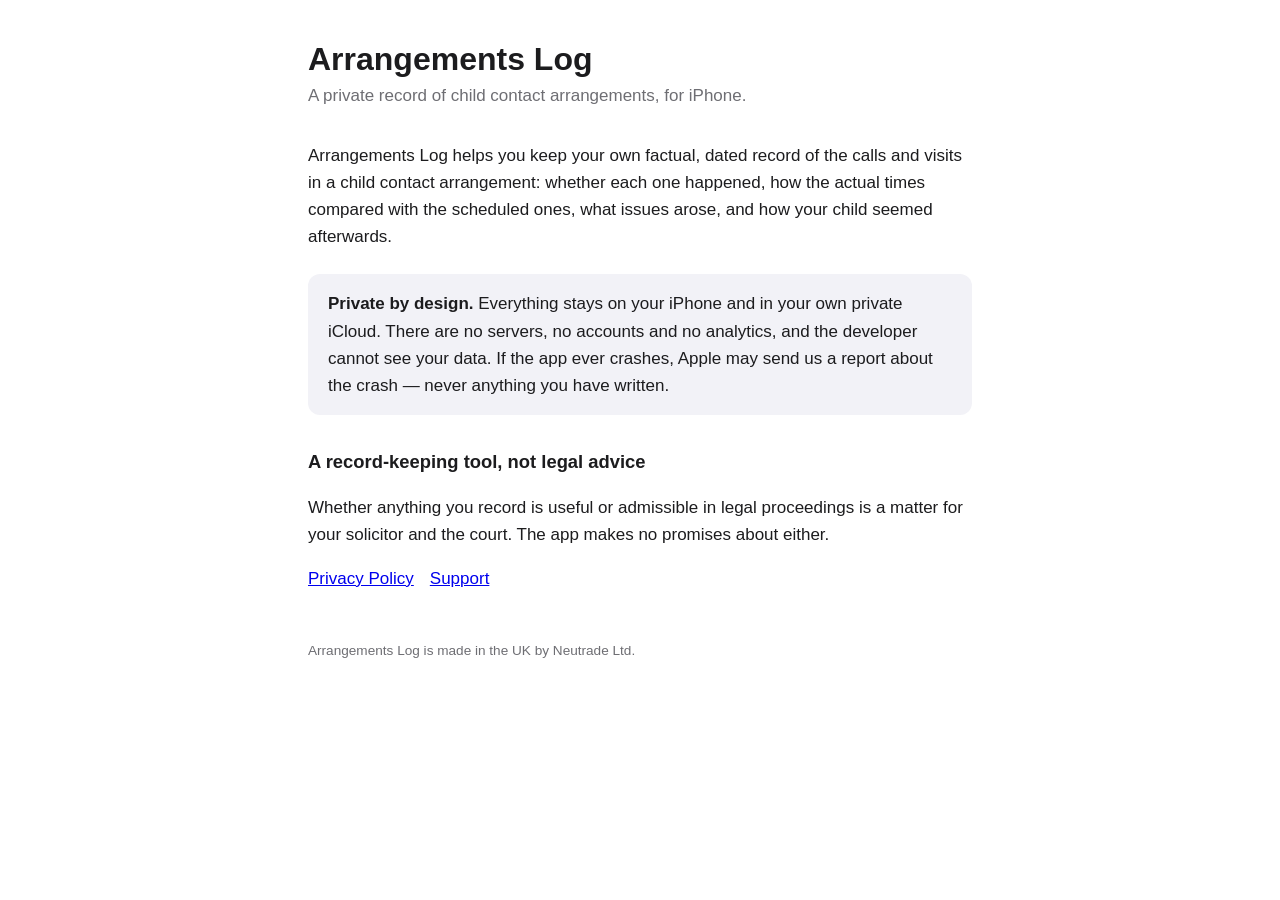
<file: index.html>
<!doctype html>
<html lang="en-GB">
<meta charset="utf-8">
<meta name="viewport" content="width=device-width, initial-scale=1">
<title>Arrangements Log</title>
<link rel="stylesheet" href="style.css">
<h1>Arrangements Log</h1>
<p class="sub">A private record of child contact arrangements, for iPhone.</p>

<p>Arrangements Log helps you keep your own factual, dated record of the calls and
visits in a child contact arrangement: whether each one happened, how the actual
times compared with the scheduled ones, what issues arose, and how your child
seemed afterwards.</p>

<div class="card">
  <strong>Private by design.</strong> Everything stays on your iPhone and in your
  own private iCloud. There are no servers, no accounts and no analytics, and the
  developer cannot see your data. If the app ever crashes, Apple may send us a
  report about the crash &mdash; never anything you have written.
</div>

<h2>A record-keeping tool, not legal advice</h2>
<p>Whether anything you record is useful or admissible in legal proceedings is a
matter for your solicitor and the court. The app makes no promises about either.</p>

<nav><a href="privacy.html">Privacy Policy</a><a href="support.html">Support</a></nav>
<footer>Arrangements Log is made in the UK by Neutrade Ltd.</footer>
</file>
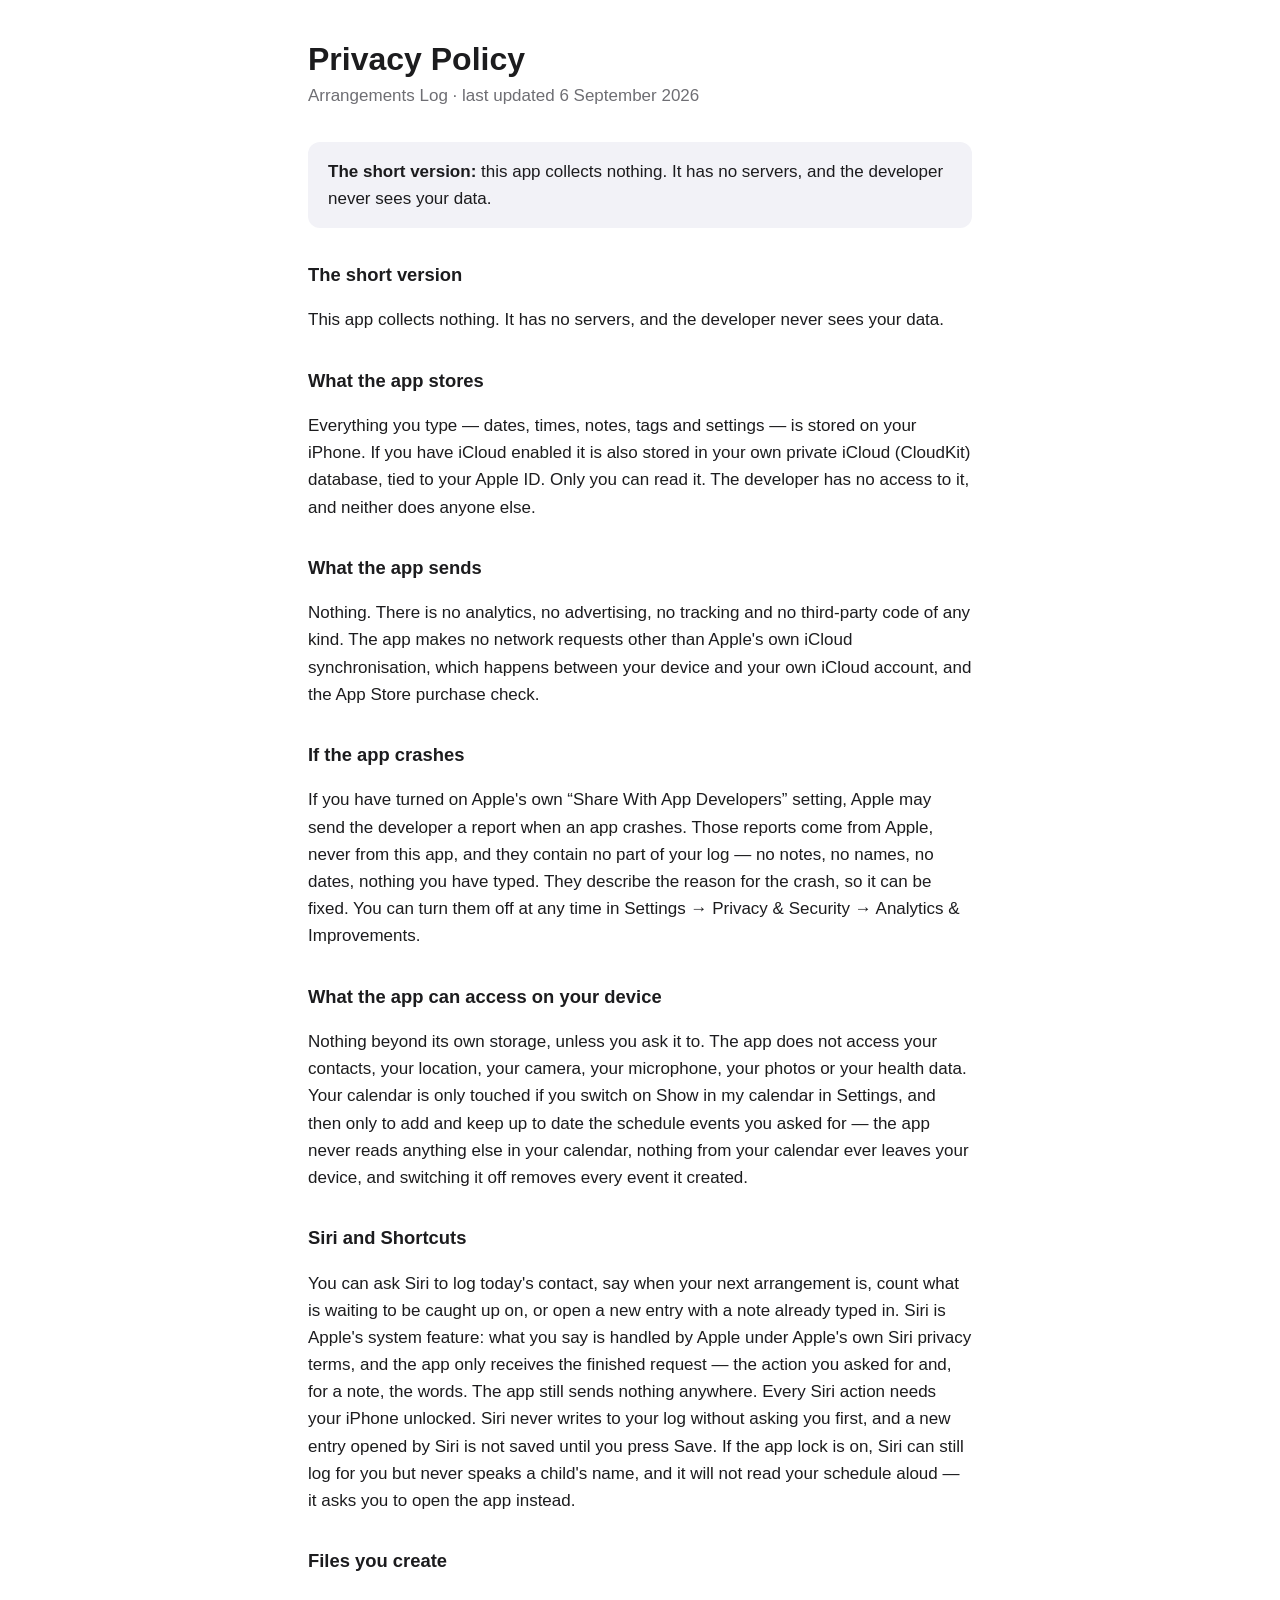
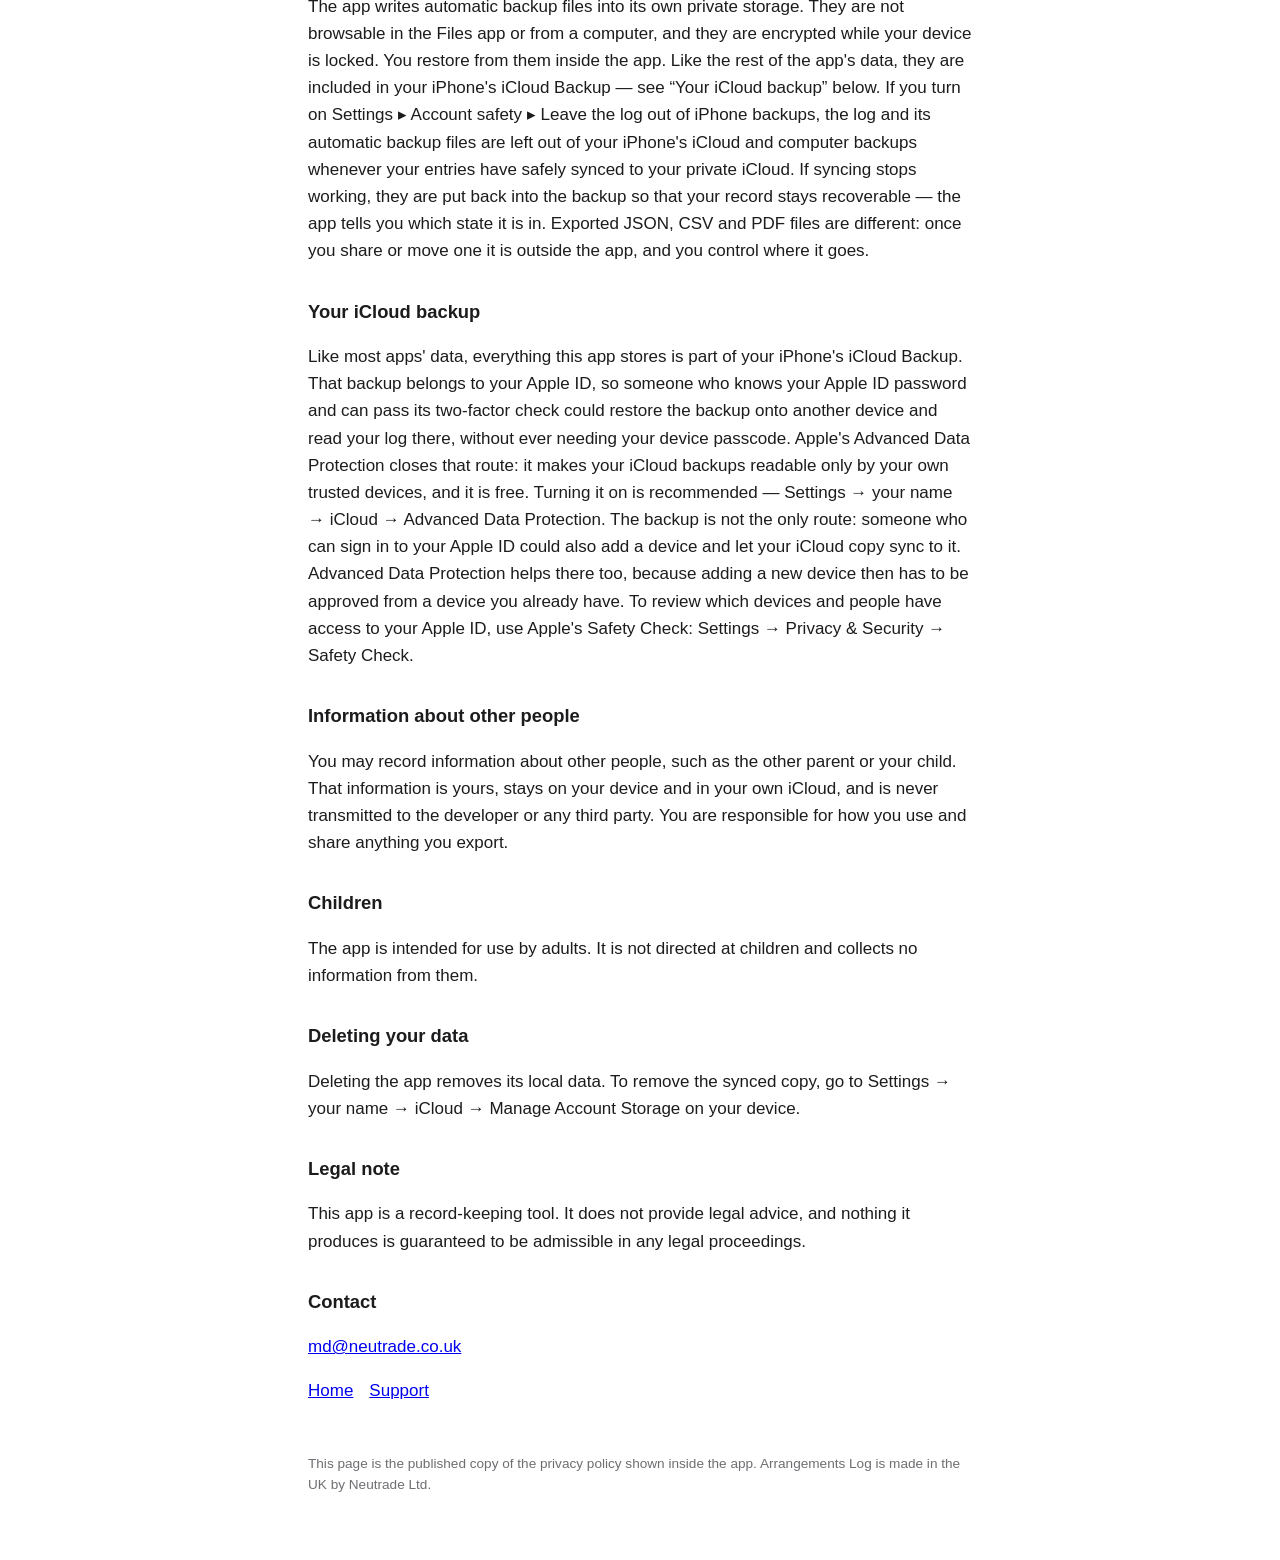
<file: privacy.html>
<!doctype html>
<html lang="en-GB">
<meta charset="utf-8">
<meta name="viewport" content="width=device-width, initial-scale=1">
<title>Privacy Policy — Arrangements Log</title>
<link rel="stylesheet" href="style.css">
<h1>Privacy Policy</h1>
<p class="sub">Arrangements Log · last updated 6 September 2026</p>

<div class="card">
  <strong>The short version:</strong> this app collects nothing. It has no
  servers, and the developer never sees your data.
</div>

<h2>The short version</h2>
<p>This app collects nothing. It has no servers, and the developer never sees your data.</p>
<h2>What the app stores</h2>
<p>Everything you type — dates, times, notes, tags and settings — is stored on your iPhone. If you have iCloud enabled it is also stored in your own private iCloud (CloudKit) database, tied to your Apple ID. Only you can read it. The developer has no access to it, and neither does anyone else.</p>
<h2>What the app sends</h2>
<p>Nothing. There is no analytics, no advertising, no tracking and no third-party code of any kind. The app makes no network requests other than Apple's own iCloud synchronisation, which happens between your device and your own iCloud account, and the App Store purchase check.</p>
<h2>If the app crashes</h2>
<p>If you have turned on Apple's own &ldquo;Share With App Developers&rdquo; setting, Apple may send the developer a report when an app crashes. Those reports come from Apple, never from this app, and they contain no part of your log &mdash; no notes, no names, no dates, nothing you have typed. They describe the reason for the crash, so it can be fixed. You can turn them off at any time in Settings &rarr; Privacy &amp; Security &rarr; Analytics &amp; Improvements.</p>
<h2>What the app can access on your device</h2>
<p>Nothing beyond its own storage, unless you ask it to. The app does not access your contacts, your location, your camera, your microphone, your photos or your health data. Your calendar is only touched if you switch on Show in my calendar in Settings, and then only to add and keep up to date the schedule events you asked for — the app never reads anything else in your calendar, nothing from your calendar ever leaves your device, and switching it off removes every event it created.</p>
<h2>Siri and Shortcuts</h2>
<p>You can ask Siri to log today's contact, say when your next arrangement is, count what is waiting to be caught up on, or open a new entry with a note already typed in. Siri is Apple's system feature: what you say is handled by Apple under Apple's own Siri privacy terms, and the app only receives the finished request — the action you asked for and, for a note, the words. The app still sends nothing anywhere. Every Siri action needs your iPhone unlocked. Siri never writes to your log without asking you first, and a new entry opened by Siri is not saved until you press Save. If the app lock is on, Siri can still log for you but never speaks a child's name, and it will not read your schedule aloud — it asks you to open the app instead.</p>
<h2>Files you create</h2>
<p>The app writes automatic backup files into its own private storage. They are not browsable in the Files app or from a computer, and they are encrypted while your device is locked. You restore from them inside the app. Like the rest of the app's data, they are included in your iPhone's iCloud Backup — see “Your iCloud backup” below. If you turn on Settings ▸ Account safety ▸ Leave the log out of iPhone backups, the log and its automatic backup files are left out of your iPhone's iCloud and computer backups whenever your entries have safely synced to your private iCloud. If syncing stops working, they are put back into the backup so that your record stays recoverable — the app tells you which state it is in. Exported JSON, CSV and PDF files are different: once you share or move one it is outside the app, and you control where it goes.</p>
<h2>Your iCloud backup</h2>
<p>Like most apps' data, everything this app stores is part of your iPhone's iCloud Backup. That backup belongs to your Apple ID, so someone who knows your Apple ID password and can pass its two-factor check could restore the backup onto another device and read your log there, without ever needing your device passcode. Apple's Advanced Data Protection closes that route: it makes your iCloud backups readable only by your own trusted devices, and it is free. Turning it on is recommended — Settings → your name → iCloud → Advanced Data Protection. The backup is not the only route: someone who can sign in to your Apple ID could also add a device and let your iCloud copy sync to it. Advanced Data Protection helps there too, because adding a new device then has to be approved from a device you already have. To review which devices and people have access to your Apple ID, use Apple's Safety Check: Settings → Privacy &amp; Security → Safety Check.</p>
<h2>Information about other people</h2>
<p>You may record information about other people, such as the other parent or your child. That information is yours, stays on your device and in your own iCloud, and is never transmitted to the developer or any third party. You are responsible for how you use and share anything you export.</p>
<h2>Children</h2>
<p>The app is intended for use by adults. It is not directed at children and collects no information from them.</p>
<h2>Deleting your data</h2>
<p>Deleting the app removes its local data. To remove the synced copy, go to Settings → your name → iCloud → Manage Account Storage on your device.</p>
<h2>Legal note</h2>
<p>This app is a record-keeping tool. It does not provide legal advice, and nothing it produces is guaranteed to be admissible in any legal proceedings.</p>

<h2>Contact</h2>
<p><a href="mailto:md@neutrade.co.uk">md@neutrade.co.uk</a></p>

<nav><a href="index.html">Home</a><a href="support.html">Support</a></nav>
<footer>This page is the published copy of the privacy policy shown inside the
app. Arrangements Log is made in the UK by Neutrade Ltd.</footer>
</file>
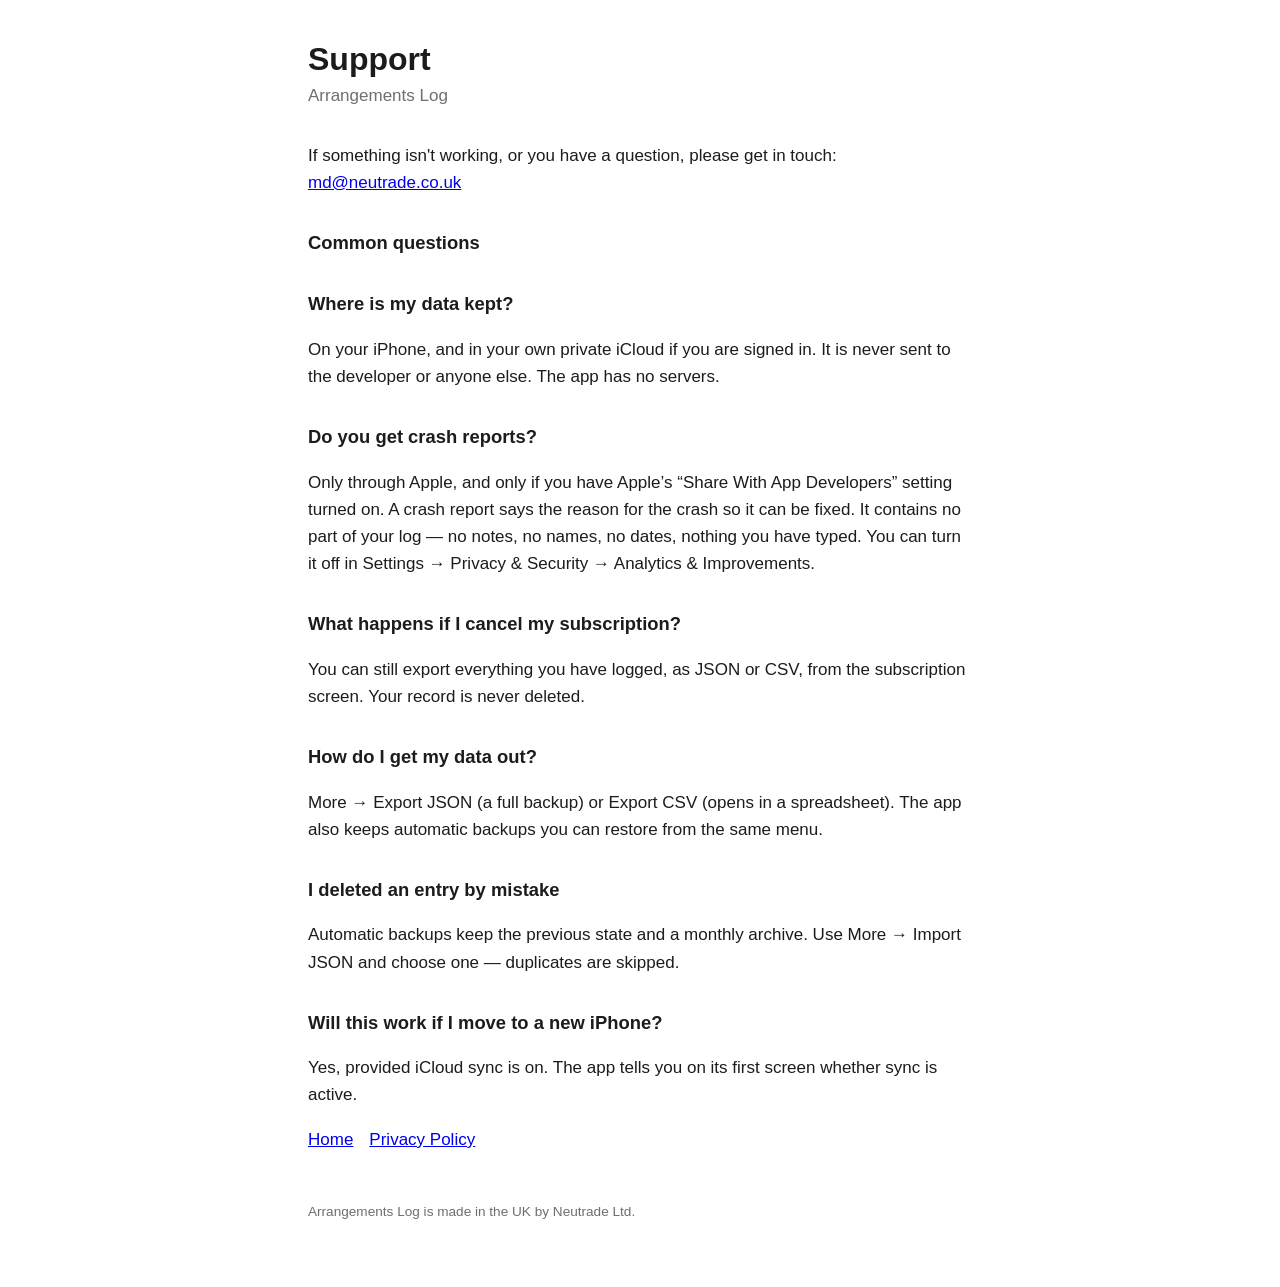
<file: support.html>
<!doctype html>
<html lang="en-GB">
<meta charset="utf-8">
<meta name="viewport" content="width=device-width, initial-scale=1">
<title>Support — Arrangements Log</title>
<link rel="stylesheet" href="style.css">
<h1>Support</h1>
<p class="sub">Arrangements Log</p>

<p>If something isn't working, or you have a question, please get in touch:
<a href="mailto:md@neutrade.co.uk">md@neutrade.co.uk</a></p>

<h2>Common questions</h2>

<h2>Where is my data kept?</h2>
<p>On your iPhone, and in your own private iCloud if you are signed in. It is
never sent to the developer or anyone else. The app has no servers.</p>

<h2>Do you get crash reports?</h2>
<p>Only through Apple, and only if you have Apple&rsquo;s &ldquo;Share With App
Developers&rdquo; setting turned on. A crash report says the reason for the crash
so it can be fixed. It contains no part of your log &mdash; no notes, no names,
no dates, nothing you have typed. You can turn it off in Settings &rarr; Privacy
&amp; Security &rarr; Analytics &amp; Improvements.</p>

<h2>What happens if I cancel my subscription?</h2>
<p>You can still export everything you have logged, as JSON or CSV, from the
subscription screen. Your record is never deleted.</p>

<h2>How do I get my data out?</h2>
<p>More → Export JSON (a full backup) or Export CSV (opens in a spreadsheet).
The app also keeps automatic backups you can restore from the same menu.</p>

<h2>I deleted an entry by mistake</h2>
<p>Automatic backups keep the previous state and a monthly archive. Use
More → Import JSON and choose one — duplicates are skipped.</p>

<h2>Will this work if I move to a new iPhone?</h2>
<p>Yes, provided iCloud sync is on. The app tells you on its first screen
whether sync is active.</p>

<nav><a href="index.html">Home</a><a href="privacy.html">Privacy Policy</a></nav>
<footer>Arrangements Log is made in the UK by Neutrade Ltd.</footer>
</file>
<file: style.css>
:root { color-scheme: light dark; }
* { box-sizing: border-box; }
body {
  font: 17px/1.6 -apple-system, BlinkMacSystemFont, "Segoe UI", Roboto, sans-serif;
  max-width: 44rem; margin: 0 auto; padding: 2.5rem 1.25rem 4rem;
  color: #1c1c1e; background: #fff;
}
@media (prefers-color-scheme: dark) {
  body { color: #f2f2f7; background: #1c1c1e; }
  a { color: #64d2ff; }
  .card { background: #2c2c2e; }
}
h1 { font-size: 2rem; line-height: 1.2; margin: 0 0 .25rem; }
h2 { font-size: 1.15rem; margin: 2rem 0 .4rem; }
.sub { color: #6e6e73; margin: 0 0 2rem; }
.card { background: #f2f2f7; border-radius: 12px; padding: 1rem 1.25rem; margin: 1.5rem 0; }
footer { margin-top: 3rem; font-size: .85rem; color: #6e6e73; }
nav a { margin-right: 1rem; }
</file>
